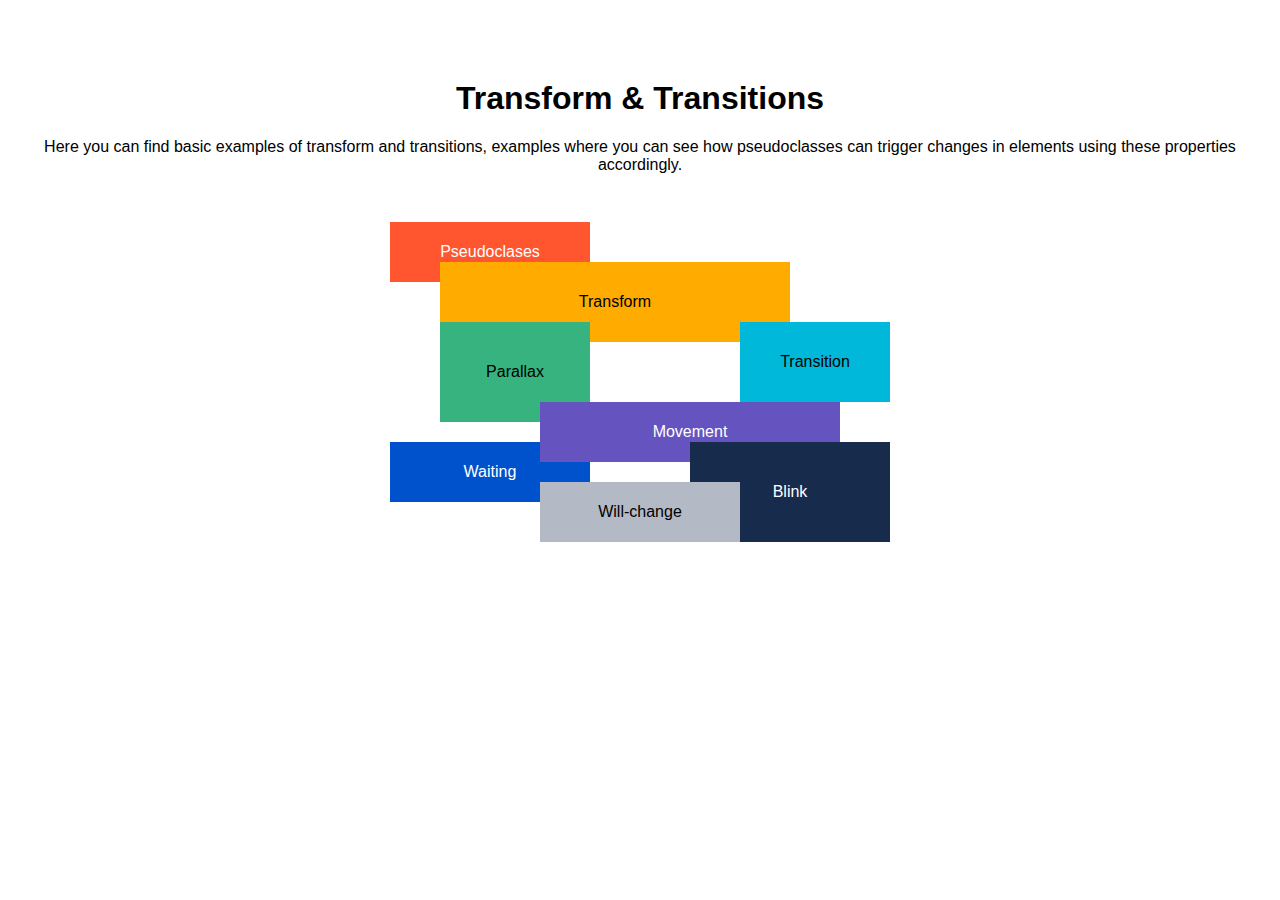
<file: index.html>
<!DOCTYPE html>
<html lang="en">
  <head>
    <meta charset="UTF-8" />
    <meta http-equiv="X-UA-Compatible" content="IE=edge" />
    <meta name="viewport" content="width=device-width, initial-scale=1.0" />
    <link rel="shortcut icon" href="./assets/css.png" type="image/png" />
    <link rel="stylesheet" href="./globals.css" />
    <link rel="stylesheet" href="./style.css" />
    <title>Transform & Transitions</title>
  </head>
  <body>
    <main>
      <h1>Transform & Transitions</h1>
      <p>
        Here you can find basic examples of transform and transitions, examples
        where you can see how pseudoclasses can trigger changes in elements
        using these properties accordingly.
      </p>
      <ul>
        <li><a href="./src/pseudoclases/pseudoclases.html">Pseudoclases</a></li>
        <li>
          <a href="./src/transform/transform.html">Transform</a>
        </li>
        <li>
          <a href="./src/parallax/parallax.html">Parallax</a>
        </li>
        <li>
          <a href="./src/transition/transition.html">Transition</a>
        </li>
        <li>
          <a href="./src/movement/movement.html">Movement</a>
        </li>
        <li>
          <a href="./src/waiting/waiting.html">Waiting</a>
        </li>
        <li>
          <a href="./src/blink/blink.html">Blink</a>
        </li>
        <li>
          <a href="./src/will-change/will-change.html">Will-change</a>
        </li>
      </ul>
    </main>
  </body>
</html>
</file>
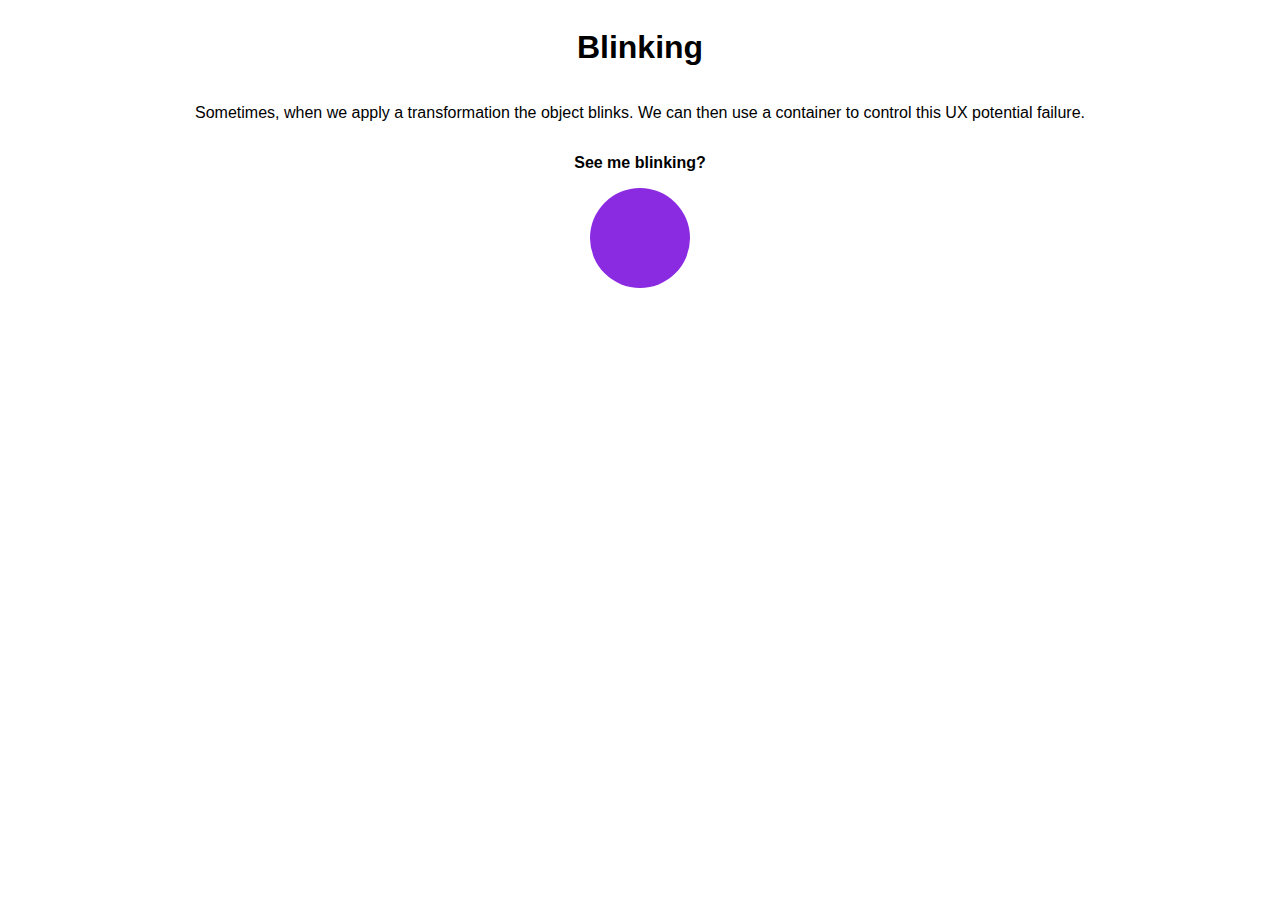
<file: src/blink/blink.html>
<!DOCTYPE html>
<html lang="en">
  <head>
    <meta charset="UTF-8" />
    <meta http-equiv="X-UA-Compatible" content="IE=edge" />
    <meta name="viewport" content="width=device-width, initial-scale=1.0" />
    <link rel="shortcut icon" href="../../assets/css.png" type="image/png" />
    <link rel="stylesheet" href="../../globals.css" />
    <link rel="stylesheet" href="./blink.css" />
    <title>Transform & Transitions</title>
  </head>
  <body>
    <h1>Blinking</h1>
    <p>
      Sometimes, when we apply a transformation the object blinks. We can then
      use a container to control this UX potential failure.
    </p>
    <p><strong>See me blinking?</strong></p>
    <div class="container">
      <div class="item"></div>
    </div>
  </body>
</html>
</file>
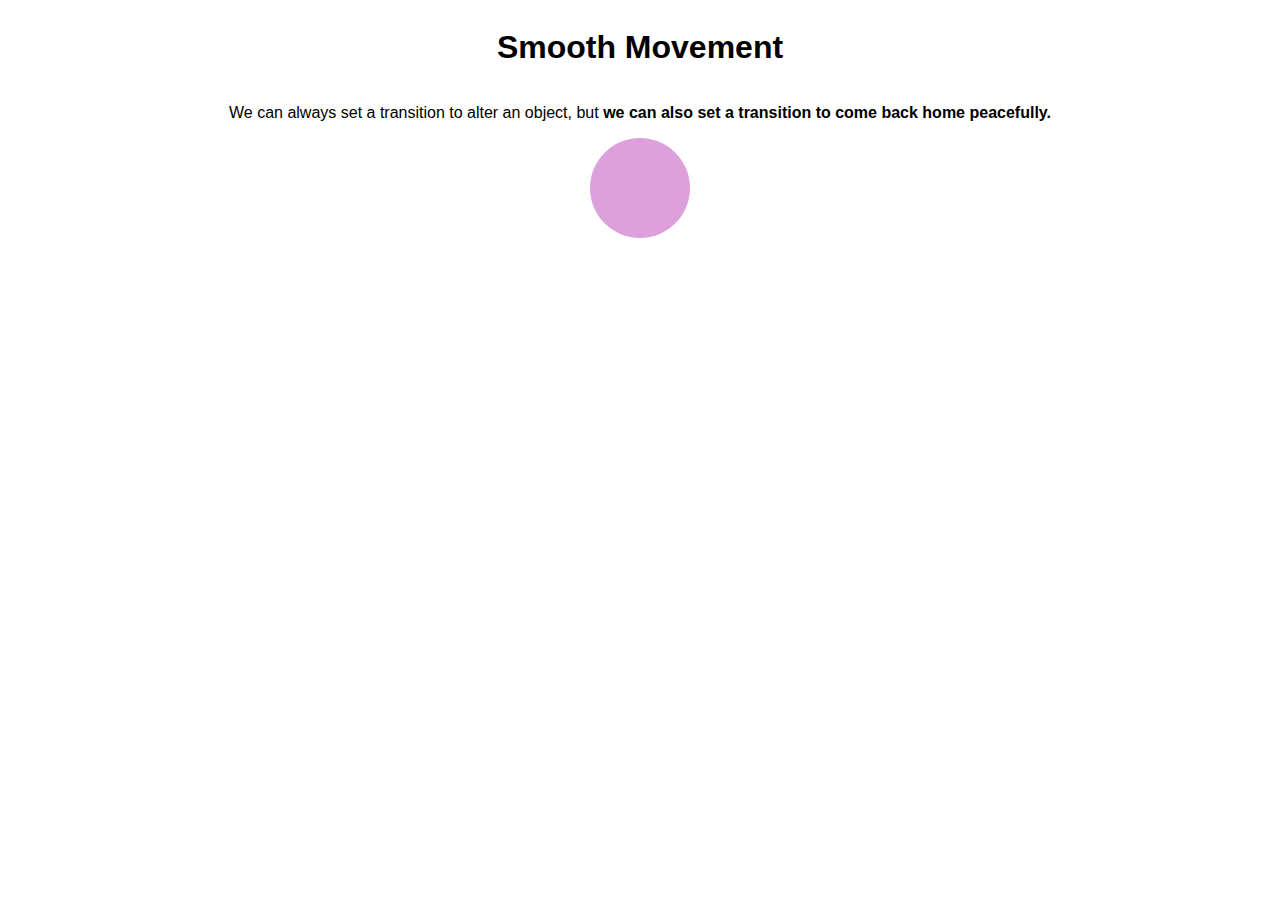
<file: src/movement/movement.html>
<!DOCTYPE html>
<html lang="en">
  <head>
    <meta charset="UTF-8" />
    <meta http-equiv="X-UA-Compatible" content="IE=edge" />
    <meta name="viewport" content="width=device-width, initial-scale=1.0" />
    <link rel="shortcut icon" href="../../assets/css.png" type="image/png" />
    <link rel="stylesheet" href="../../globals.css" />
    <link rel="stylesheet" href="./movement.css" />
    <title>Transform & Transitions</title>
  </head>
  <body>
    <h1>Smooth Movement</h1>
    <p>
      We can always set a transition to alter an object, but
      <strong
        >we can also set a transition to come back home peacefully.</strong
      >
    </p>
    <div></div>
  </body>
</html>
</file>
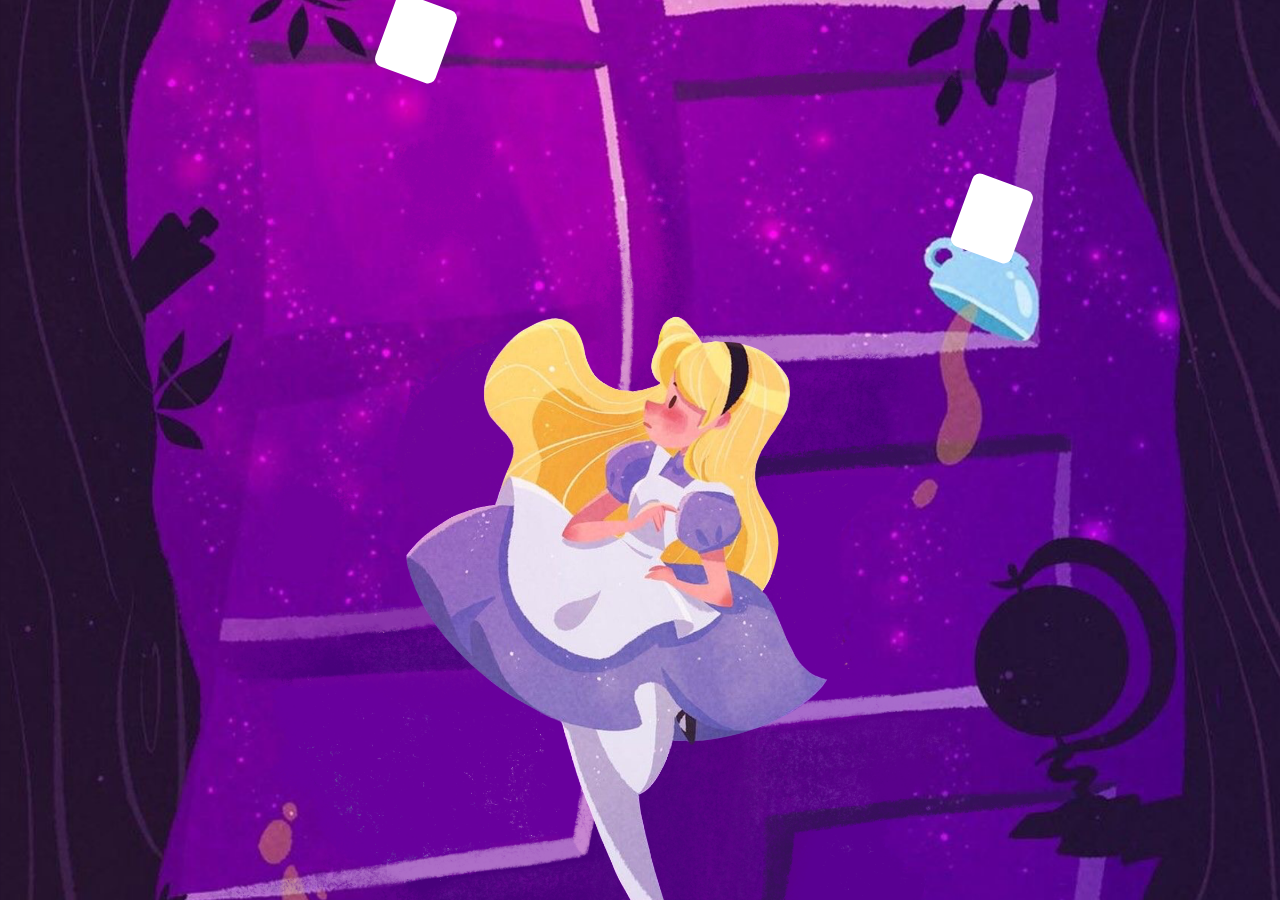
<file: src/parallax/parallax.html>
<!DOCTYPE html>
<html lang="en">
  <head>
    <meta charset="UTF-8" />
    <meta http-equiv="X-UA-Compatible" content="IE=edge" />
    <meta name="viewport" content="width=device-width, initial-scale=1.0" />
    <link rel="shortcut icon" href="../../assets/css.png" type="image/png" />
    <link rel="stylesheet" href="./parallax.css" />
    <title>Transform & Transitions</title>
  </head>
  <body>
    <div class="modal">
      <p>To perceive the effect please see the page in landscape mode</p>
    </div>
    <div class="container">
      <div class="image image__background">
        <img src="../../assets/Background.png" alt="Wonderland tunnel" />
      </div>

      <div class="image image__middle">
        <div class="card one"></div>
        <div class="card two"></div>
        <div class="card three"></div>
      </div>

      <div class="image image__foreground">
        <img src="../../assets/Alice.png" alt="Alice falling" />
      </div>
    </div>
  </body>
</html>
</file>
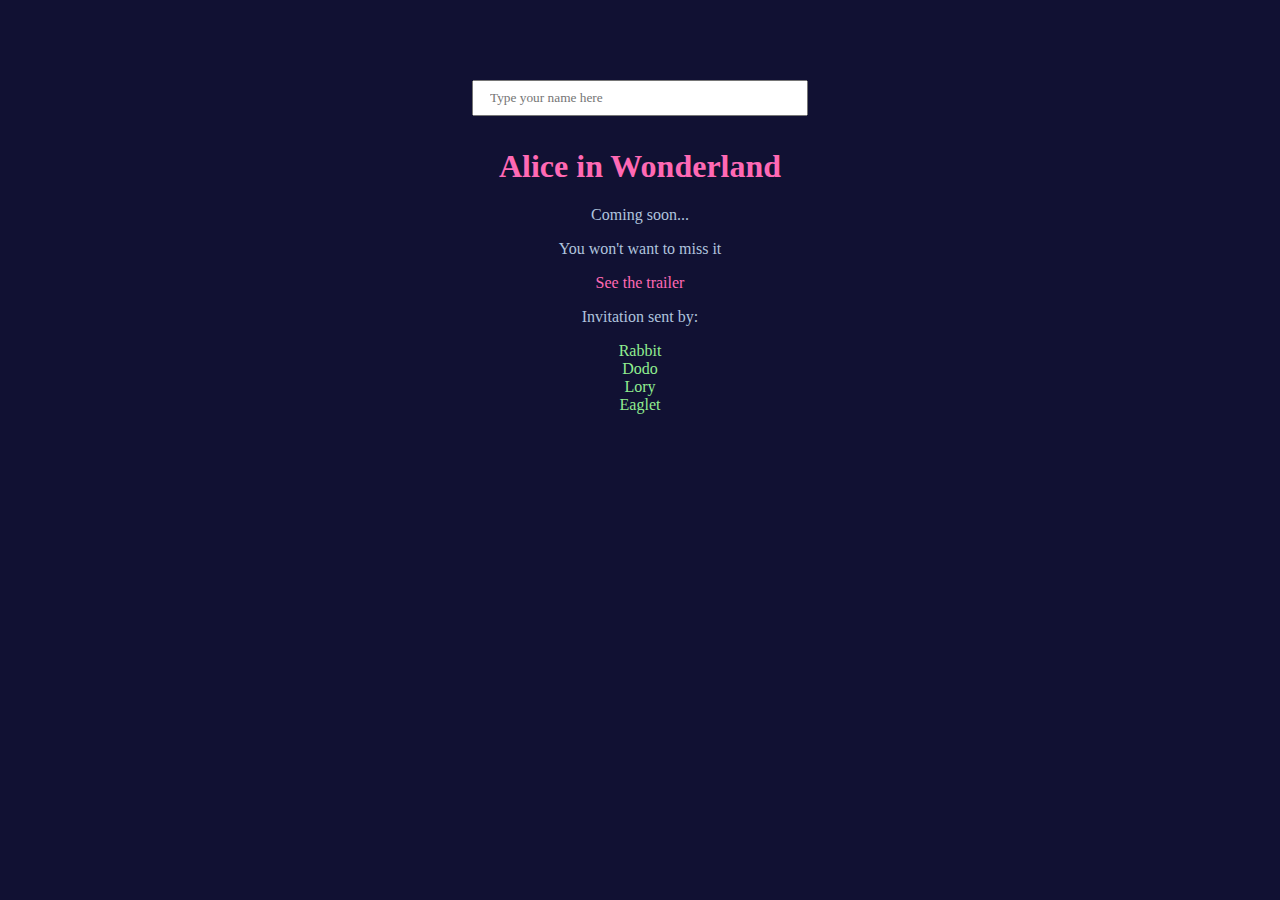
<file: src/pseudoclases/pseudoclases.html>
<!DOCTYPE html>
<html lang="en">
  <head>
    <meta charset="UTF-8" />
    <meta http-equiv="X-UA-Compatible" content="IE=edge" />
    <meta name="viewport" content="width=device-width, initial-scale=1.0" />
    <link rel="shortcut icon" href="../../assets/css.png" type="image/png" />
    <link rel="stylesheet" href="./pseudoclases.css" />
    <script src="./pseudoclases.js" defer></script>
    <title>Transform & Transitions</title>
  </head>
  <body>
    <input type="text" placeholder="Type your name here" />
    <h1>
      <a
        href="https://en.wikipedia.org/wiki/Alice%27s_Adventures_in_Wonderland"
        target="__blank"
        ><span>Alice</span> in Wonderland</a
      >
    </h1>
    <p class="soon">Coming soon...</p>
    <p class="comment">You won't want to miss it</p>
    <a
      class="trailer"
      href="https://www.youtube.com/watch?v=pMiCJefpn9Q"
      target="__blank"
      >See the trailer</a
    >
    <p>Invitation sent by:</p>
    <ul class="container">
      <li class="character">Rabbit</li>
      <li class="character">Dodo</li>
      <li class="character">Lory</li>
      <li class="character">Eaglet</li>
    </ul>
  </body>
</html>
</file>
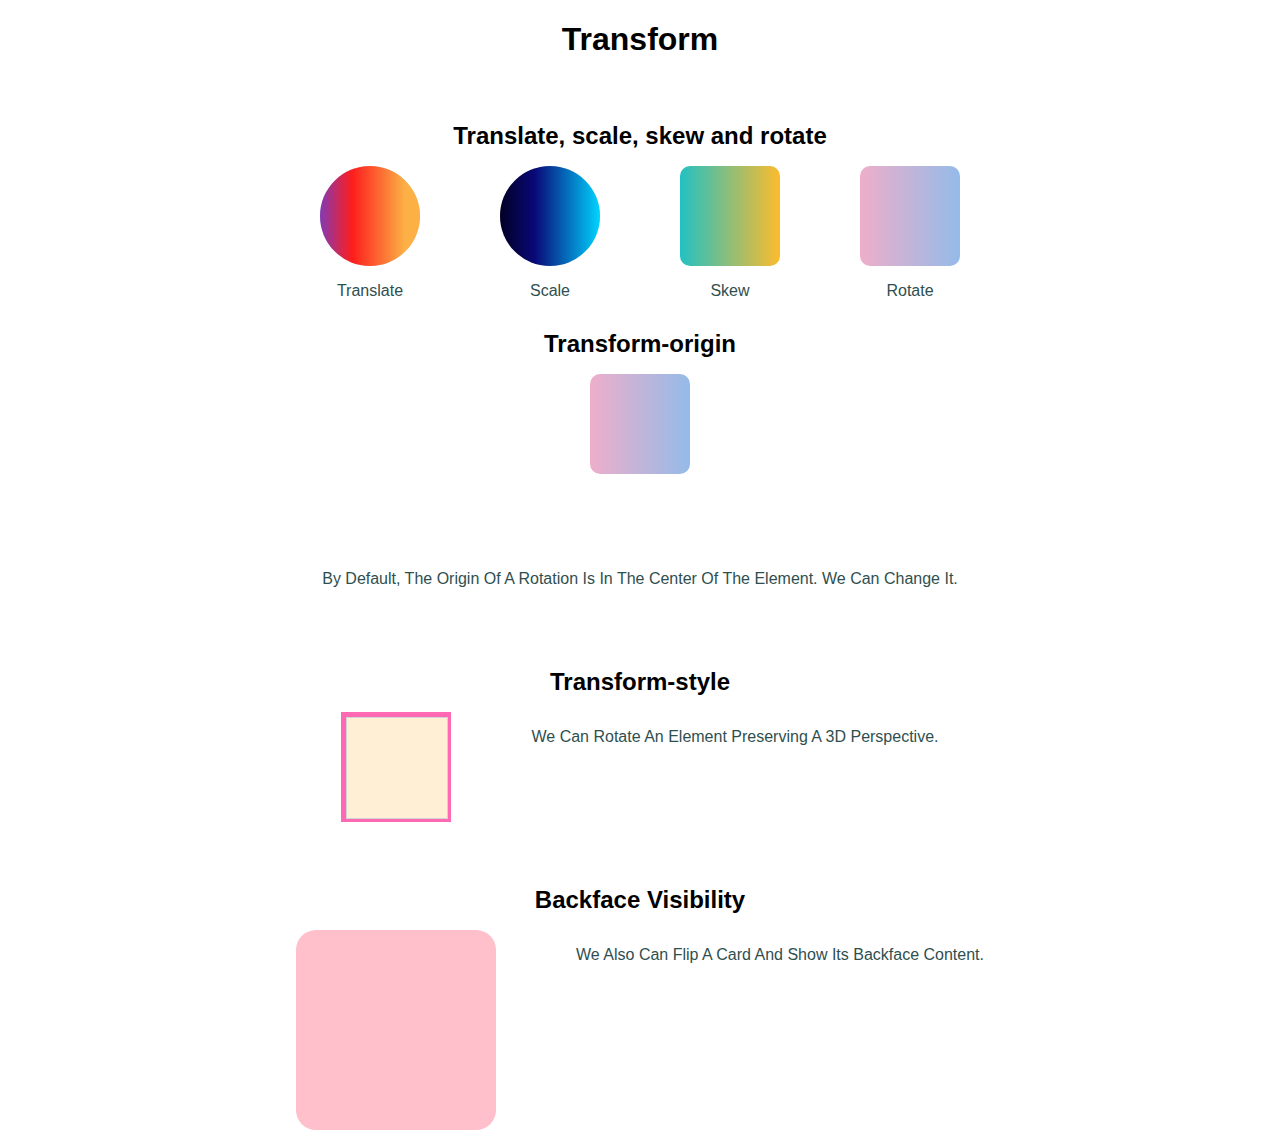
<file: src/transform/transform.html>
<!DOCTYPE html>
<html lang="en">
  <head>
    <meta charset="UTF-8" />
    <meta http-equiv="X-UA-Compatible" content="IE=edge" />
    <meta name="viewport" content="width=device-width, initial-scale=1.0" />
    <link rel="shortcut icon" href="../../assets/css.png" type="image/png" />
    <link rel="stylesheet" href="../../globals.css" />
    <link rel="stylesheet" href="./transform.css" />
    <title>Transform & Transitions</title>
  </head>
  <body>
    <main>
      <h1>Transform</h1>
      <h2>Translate, scale, skew and rotate</h2>
      <section class="block">
        <div class="shadow">
          <div class="circle translate"></div>
          <p class="subtitle">translate</p>
        </div>
        <div class="shadow">
          <div class="circle scale"></div>
          <p class="subtitle">scale</p>
        </div>
        <div class="shadow">
          <div class="circle skew"></div>
          <p class="subtitle">skew</p>
        </div>
        <div class="shadow">
          <div class="circle rotate"></div>
          <p class="subtitle">rotate</p>
        </div>
      </section>
      <h2>Transform-origin</h2>
      <section class="block">
        <div class="shadow">
          <div class="circle rotate origin"></div>
        </div>
        <p class="subtitle">
          By default, the origin of a rotation is in the center of the element.
          We can change it.
        </p>
      </section>
      <h2>Transform-style</h2>
      <section class="block">
        <div class="container">
          <div class="item"></div>
        </div>
        <p class="subtitle">
          We can rotate an element preserving a 3D perspective.
        </p>
      </section>
      <h2>Backface Visibility</h2>
      <section class="block">
        <div class="card">
          <div class="face front"></div>
          <div class="face back"></div>
        </div>
        <p class="subtitle">
          We also can flip a card and show its backface content.
        </p>
      </section>
    </main>
  </body>
</html>
</file>
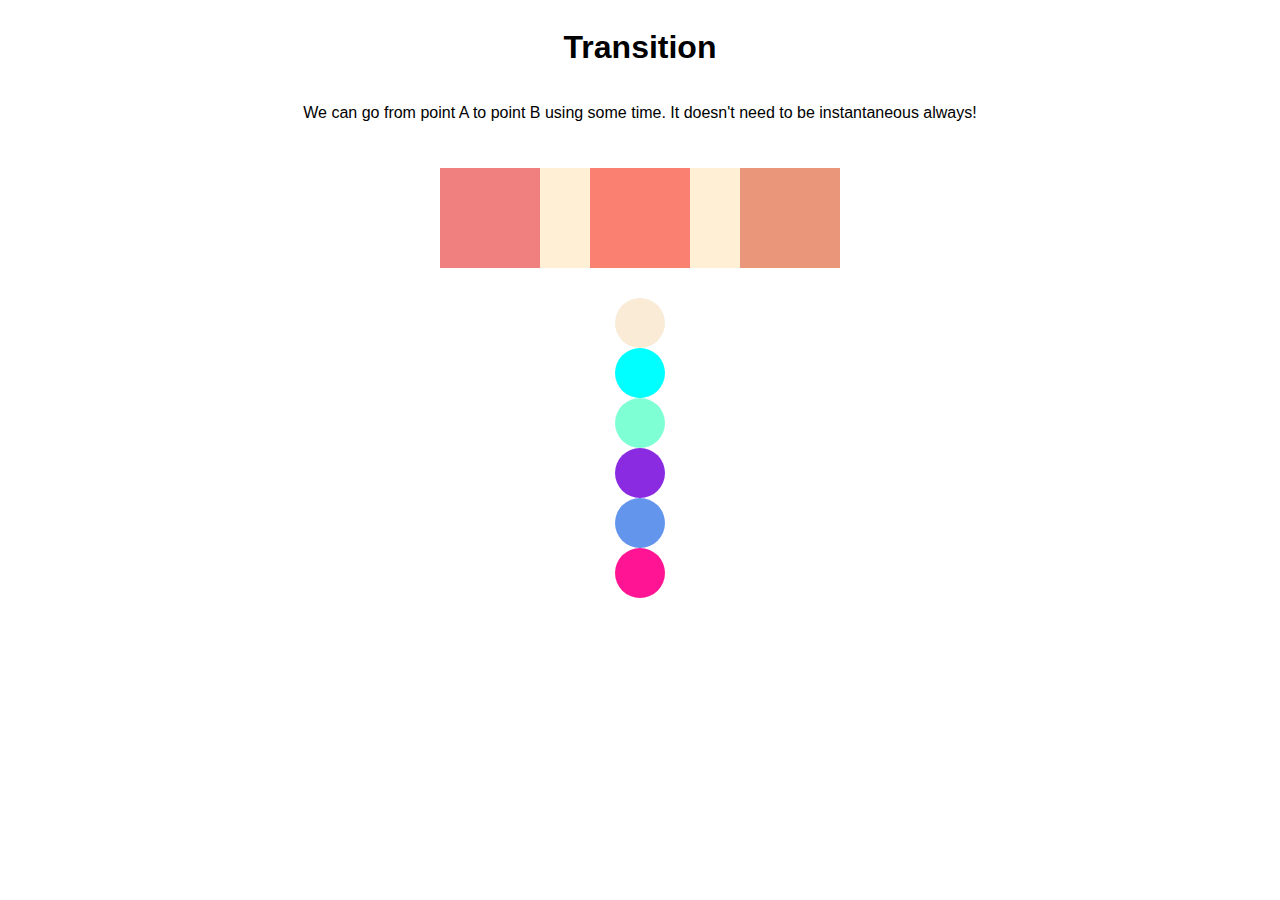
<file: src/transition/transition.html>
<!DOCTYPE html>
<html lang="en">
  <head>
    <meta charset="UTF-8" />
    <meta http-equiv="X-UA-Compatible" content="IE=edge" />
    <meta name="viewport" content="width=device-width, initial-scale=1.0" />
    <link rel="shortcut icon" href="../../assets/css.png" type="image/png" />
    <link rel="stylesheet" href="../../globals.css" />
    <link rel="stylesheet" href="./transition.css" />
    <title>Transform & Transitions</title>
  </head>
  <body>
    <h1>Transition</h1>
    <p>
      We can go from point A to point B using some time. It doesn't need to be
      instantaneous always!
    </p>
    <div class="container">
      <div class="box box1"></div>
      <div class="box box2"></div>
      <div class="box box3"></div>
    </div>
    <div class="container2">
      <div class="circle circle1"></div>
      <div class="circle circle2"></div>
      <div class="circle circle3"></div>
      <div class="circle circle4"></div>
      <div class="circle circle5"></div>
      <div class="circle circle6"></div>
    </div>
  </body>
</html>
</file>
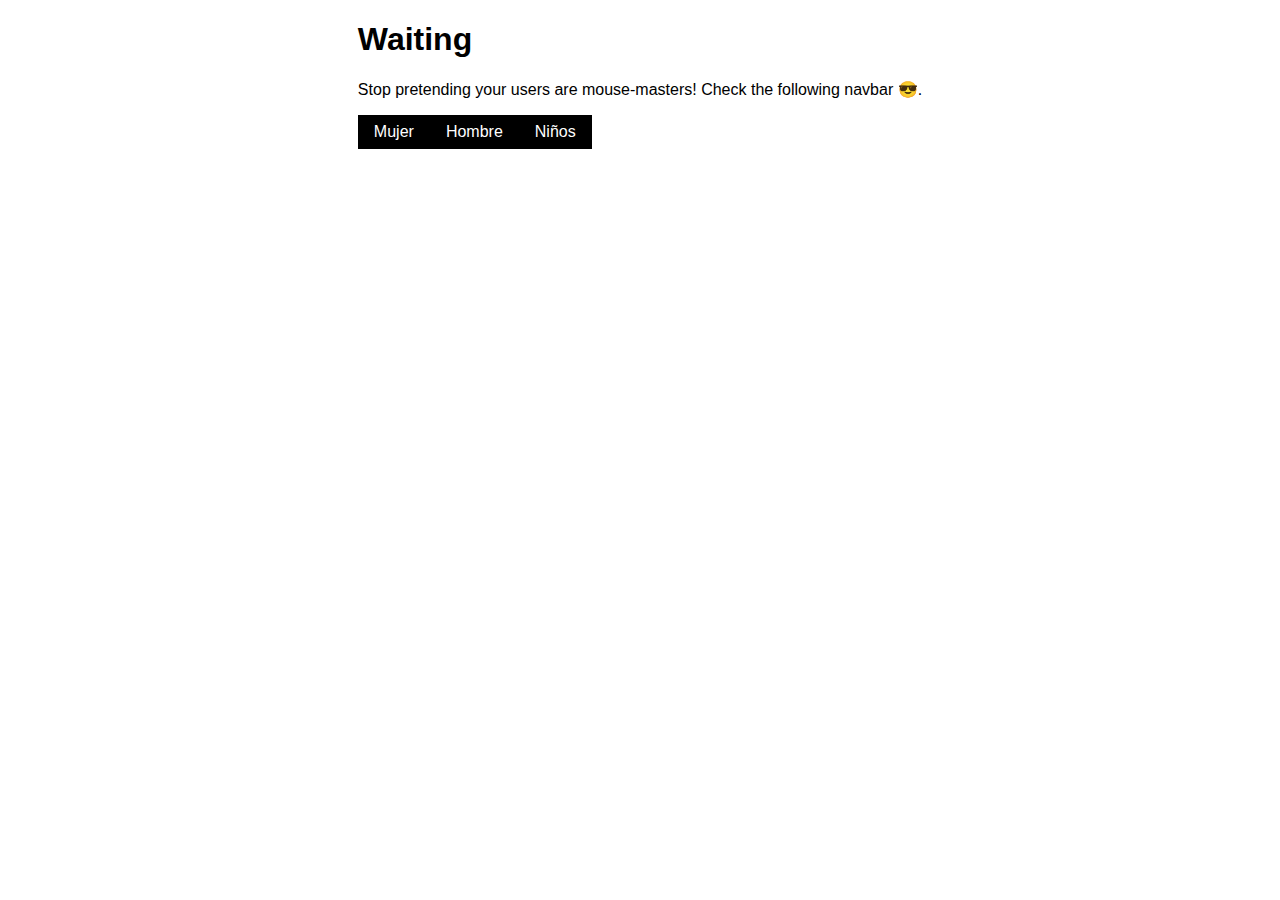
<file: src/waiting/waiting.html>
<!DOCTYPE html>
<html lang="en">
  <head>
    <meta charset="UTF-8" />
    <meta http-equiv="X-UA-Compatible" content="IE=edge" />
    <meta name="viewport" content="width=device-width, initial-scale=1.0" />
    <link rel="shortcut icon" href="../../assets/css.png" type="image/png" />
    <link rel="stylesheet" href="../../globals.css" />
    <link rel="stylesheet" href="./waiting.css" />
    <title>Transform & Transitions</title>
  </head>
  <body>
    <main>
      <h1>Waiting</h1>
      <p>
        Stop pretending your users are mouse-masters! Check the following navbar
        😎.
      </p>
      <ul class="nav">
        <li>
          <a href="/">Mujer</a>
          <ul>
            <li><a href="/">Camisetas</a></li>
            <li><a href="/">Pantalones</a></li>
            <li>
              <a href="/">Shorts</a>
              <ul>
                <li><a href="/">Cortos</a></li>
                <li><a href="/">Largos</a></li>
                <li><a href="/">Playeros</a></li>
              </ul>
            </li>
          </ul>
        </li>
        <li><a href="/">Hombre</a></li>
        <li><a href="/">Niños</a></li>
      </ul>
    </main>
  </body>
</html>
</file>
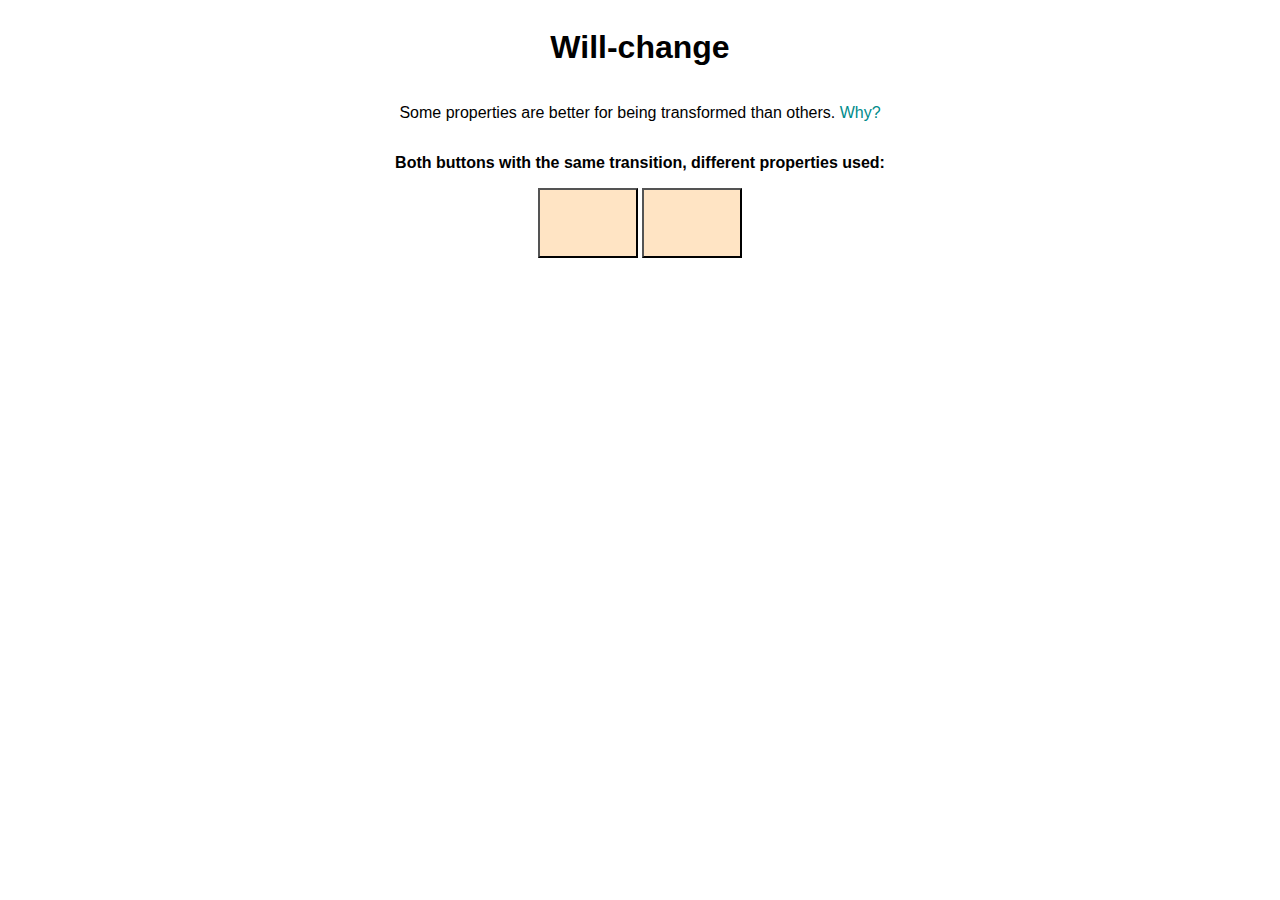
<file: src/will-change/will-change.html>
<!DOCTYPE html>
<html lang="en">
  <head>
    <meta charset="UTF-8" />
    <meta http-equiv="X-UA-Compatible" content="IE=edge" />
    <meta name="viewport" content="width=device-width, initial-scale=1.0" />
    <link rel="shortcut icon" href="../../assets/css.png" type="image/png" />
    <link rel="stylesheet" href="../../globals.css" />
    <link rel="stylesheet" href="./will-change.css" />
    <title>Transform & Transitions</title>
  </head>
  <body>
    <h1>Will-change</h1>
    <p>
      Some properties are better for being transformed than others.
      <a
        href="https://hacks.mozilla.org/2017/08/inside-a-super-fast-css-engine-quantum-css-aka-stylo/"
        target="__blank"
        >Why?</a
      >
    </p>
    <p>
      <strong
        >Both buttons with the same transition, different properties
        used:</strong
      >
    </p>
    <div class="container">
      <button class="better"></button>
      <button class="worst"></button>
    </div>
  </body>
</html>
</file>
<file: globals.css>
* {
  font-family: 'Segoe UI', Tahoma, Geneva, Verdana, sans-serif;
}
</file>
<file: style.css>
main {
  margin: 5rem auto;
  max-width: 1200px;
  text-align: center;
}

ul {
  list-style: none;
  margin: 3rem auto;
  padding: 0;
  display: grid;
  justify-content: center;
  grid-template-columns: repeat(10, 50px);
  grid-auto-rows: 20px;
}

li {
  cursor: pointer;
  display: flex;
  align-items: center;
  justify-content: center;
}

li a {
  text-decoration: none;
  display: inline;
  color: inherit;
}

li:nth-child(1) {
  grid-area: 1 / 1 / 4 / 5;
  background-color: #ff5630;
  color: white;
  transition: transform 500ms;
  transform-origin: top left;
}

li:nth-child(1):hover {
  transform: rotate(20deg);
  transition: transform 1s;
  transform-origin: top left;
}

li:nth-child(2) {
  grid-area: 3 / 2 / 7 / 9;
  background-color: #ffab00;
  color: black;
  transition: transform 500ms;
}

li:nth-child(2):hover {
  transform: skew(-30deg);
  transition: transform 3s ease;
}

li:nth-child(3) {
  grid-area: 6 / 2 / 11 / 5;
  background-color: #36b37e;
  color: black;
  transition: transform 500ms;
}

li:nth-child(3):hover {
  transform: translateX(30px);
  transition: transform 1s ease-in-out;
}

li:nth-child(4) {
  grid-area: 6 / 8 / 10 / 11;
  background-color: #00b8d9;
  color: black;
  transition: transform 500ms;
}

li:nth-child(4):hover {
  transform: scale(1.2);
  transition: transform 3s cubic-bezier(0.19, 1, 0.22, 1);
}

li:nth-child(5) {
  grid-area: 10 / 4 / 13 / 10;
  background-color: #6554c0;
  perspective: 100px;
  color: white;
  transition: transform 500ms;
  transform-origin: right;
}

li:nth-child(5):hover {
  transform: rotateX(-40deg) rotateY(5deg);
  transform-style: preserve-3d;
  transition: transform 3s ease-out;
  transform-origin: right;
}

li:nth-child(6) {
  grid-area: 12 / 1 / 15 / 5;
  background-color: #0052cc;
  color: white;
  transition: transform 500ms;
}

li:nth-child(6):hover {
  transform: translate(40px, 20px) rotateY(5deg);
  transition: transform 15s cubic-bezier(0.075, 0.82, 0.165, 1);
}

li:nth-child(7) {
  grid-area: 12 / 7 / 17 / 11;
  background-color: #172b4d;
  color: white;
  z-index: 1;
  transition: transform 500ms;
}

li:nth-child(7):hover {
  transform: scale(0.8);
  transition: transform 2s linear;
}

li:nth-child(8) {
  grid-area: 14 / 4 / 17 / 8;
  background-color: #b3bac5;
  z-index: 1;
  color: black;
  transition: transform 500ms;
  transform-origin: left;
}

li:nth-child(8):hover {
  transform: rotateY(60deg);
  transition: transform 2s linear;
  transform-origin: left;
}

@media screen and (max-width: 600px) {
  ul {
    grid-template-columns: repeat(10, 35px);
  }
}

@media screen and (max-width: 400px) {
  ul {
    grid-template-columns: repeat(10, 30px);
  }
}
</file>
<file: src/blink/blink.css>
body {
  display: flex;
  flex-direction: column;
  align-items: center;
}

.item {
  height: 100px;
  width: 100px;
  background-color: blueviolet;
  border-radius: 50%;
}

.container {
  display: inline;
}

.container:hover .item {
  transform: translateY(35px);
}
</file>
<file: src/movement/movement.css>
body {
  display: flex;
  flex-direction: column;
  align-items: center;
}

div {
  width: 100px;
  height: 100px;
  background-color: plum;
  border-radius: 50%;
  transition: transform 1.5s linear;
}

div:hover {
  transform: translateX(200px);
  transition: transform 1s linear;
}
</file>
<file: src/parallax/parallax.css>
body {
  margin: 0;
  background-color: #24112e;
}

.modal {
  display: none;
}

@media screen and (orientation: portrait) {
  .modal {
    position: absolute;
    width: 100vw;
    height: 100vh;
    z-index: 3;
    background-color: #24112ebb;
    display: flex;
    color: whitesmoke;
    font-family: Arial, Helvetica, sans-serif;
    align-items: center;
    text-align: center;
    text-transform: capitalize;
  }
}

.container {
  position: relative;
  width: 100vw;
  height: 100vh;
  perspective: 8px;
  perspective-origin: 50%;
  overflow-x: hidden;
  overflow-y: scroll;
}

.image {
  position: absolute;
  transform: 0 50%;
}

.image img {
  width: 100vw;
}

.image__background {
  height: auto;
  transform: translateZ(0px) scale(1);
  transform-origin: 0 50%;
}

.image__middle {
  height: 100%;
  width: 100%;
  transform: translateZ(5px) scale(0.375);
  transform-origin: 50%;
}

.image__foreground {
  top: 20%;
  transform: translateZ(2px) scale(0.5);
  transform-origin: top;
}

.card {
  position: absolute;
  width: 5vw;
  height: 6vw;
  background-color: white;
  border-radius: 8px;
  transform: rotate(20deg);
}

.one {
  left: 30%;
}

.two {
  right: 20%;
  top: 20vh;
}

.three {
  right: 35%;
  bottom: -20vh;
}
</file>
<file: src/pseudoclases/pseudoclases.css>
* {
  font-family: Georgia, 'Times New Roman', Times, serif;
}

body {
  background-color: #113;
}

input {
  display: block;
  margin: 5rem auto 2rem;
  width: 300px;
  padding: 0.5rem 1rem;
}

input:focus {
  outline: 1px solid tomato;
}

h1 {
  text-align: center;
}

.trailer {
  display: block;
}

p,
ul,
.trailer {
  text-align: center;
}

a {
  text-decoration: none;
}

a:link {
  color: hotpink;
}

a:visited {
  color: tomato;
}

a:hover {
  text-decoration: underline;
}

p:not(.wonderland) {
  color: lightsteelblue;
}

.container div:nth-child(1) {
  color: lightseagreen;
}

ul {
  padding: 0;
  list-style: none;
}

li {
  color: lightgreen;
}

li:hover {
  scale: 1.5;
  cursor: pointer;
}
</file>
<file: src/transform/transform.css>
main {
  max-width: 800px;
  margin: 0 auto;
  text-align: center;
}

h2 {
  margin: 4rem 0 1rem;
}

.block {
  display: flex;
  flex-wrap: wrap;
  gap: 5rem;
  justify-content: center;
}

.subtitle {
  text-align: center;
  color: darkslategray;
  text-transform: capitalize;
}

.shadow {
  background-color: lightgray;
  width: 100px;
  height: 100px;
  border-radius: 50%;
}

.circle.translate {
  background: rgb(131, 58, 180);
  background: linear-gradient(
    90deg,
    rgba(131, 58, 180, 1) 0%,
    rgba(253, 29, 29, 1) 32%,
    rgba(252, 176, 69, 1) 85%
  );
  border-radius: 50%;
  width: 100px;
  height: 100px;
  transition: transform 500ms;
}

.circle.translate:hover {
  transform: translate(20px, 30px);
}

.circle.scale {
  background: rgb(2, 0, 36);
  background: linear-gradient(
    90deg,
    rgba(2, 0, 36, 1) 0%,
    rgba(9, 9, 121, 1) 35%,
    rgba(0, 212, 255, 1) 100%
  );
  height: 100px;
  width: 100px;
  border-radius: 50%;
  transition: transform 500ms;
}

.circle.scale:hover {
  transform: scale(0.8);
}

.circle.skew {
  background: rgb(34, 193, 195);
  background: linear-gradient(
    90deg,
    rgba(34, 193, 195, 1) 0%,
    rgba(253, 187, 45, 1) 100%
  );
  height: 100px;
  width: 100px;
  border-radius: 10%;
  transition: transform 500ms;
}

.circle.skew:hover {
  transform: skew(10deg);
}

.circle.rotate {
  background: rgb(238, 174, 202);
  background: linear-gradient(
    90deg,
    rgba(238, 174, 202, 1) 0%,
    rgba(148, 187, 233, 1) 100%
  );
  height: 100px;
  width: 100px;
  border-radius: 10%;
  transition: transform 500ms;
}

.circle.rotate:hover {
  transform: rotate(30deg);
}

.circle.rotate.origin {
  transform-origin: right bottom;
}

.container {
  position: relative;
  width: 100px;
  height: 100px;
  border: 5px solid hotpink;
  perspective: 100px;
}

.item {
  position: absolute;
  width: 100px;
  height: 100px;
  background-color: papayawhip;
  border: 1px solid lightgray;
  transition: transform 500ms;
}

.item:hover {
  transform-style: preserve-3d;
  transform: rotateY(40deg);
  transition: transform 1s ease-out;
}

.card {
  position: relative;
  width: 200px;
  height: 200px;
  transform-style: preserve-3d;
  transition: transform 500ms;
}

.card:hover {
  transform: rotateY(180deg);
  transition: transform 1s ease-in;
}

.face {
  position: absolute;
  width: 100%;
  height: 100%;
  border-radius: 20px;
  backface-visibility: hidden;
}

.face.front {
  background-color: pink;
}

.face.back {
  background-color: papayawhip;
  transform: rotateX(180deg);
}
</file>
<file: src/transition/transition.css>
body {
  display: flex;
  flex-direction: column;
  align-items: center;
}

.container {
  margin: 30px;
  width: 400px;
  height: 100px;
  display: flex;
  justify-content: space-between;
  background-color: papayawhip;
}

.container:hover .box {
  transform: scale(1.2);
}

.box {
  width: 100px;
  height: 100px;
}

.box1 {
  background-color: lightcoral;
  transition: transform 500ms;
}

.box2 {
  background-color: salmon;
  transition: transform 1000ms;
}

.box3 {
  background-color: darksalmon;
  transition: transform 1.5s;
}

.container2:hover .circle {
  transform: translateX(400px);
}

.circle {
  width: 50px;
  height: 50px;
  border-radius: 50%;
}

.circle1 {
  background-color: antiquewhite;
  transition: transform 1s linear;
  transition-delay: 500ms;
}

.circle2 {
  background-color: aqua;
  transition: transform 1s ease;
  transition-delay: 500ms;
}

.circle3 {
  background-color: aquamarine;
  transition: transform 1.5s ease-in;
  transition-delay: 500ms;
}

.circle4 {
  background-color: blueviolet;
  transition: transform 2s ease-out;
  transition-delay: 500ms;
}

.circle5 {
  background-color: cornflowerblue;
  transition: transform 2.5s ease-in-out;
  transition-delay: 500ms;
}

.circle6 {
  background-color: deeppink;
  transition: transform 1s cubic-bezier(0.075, 0.82, 0.165, 1);
  transition-delay: 500ms;
}
</file>
<file: src/waiting/waiting.css>
body {
  margin: 0;
  display: flex;
  flex-direction: column;
  align-items: center;
}

ul {
  list-style: none;
  padding: 0;
}

a {
  text-decoration: none;
  color: white;
}

.nav {
  position: relative;
  display: flex;
}

.nav > li {
  background-color: black;
  padding: 0.5rem 1rem;
  transition: background-color 500ms;
  cursor: pointer;
}

.nav > li:hover {
  background-color: gray;
  transition: background-color 500ms;
}

.nav li > ul {
  display: block;
  position: absolute;
  left: 0;
  top: 40px;
  padding: 0;
  visibility: hidden;
  transition: visibility 400ms;
  transition-delay: 300ms;
  background-color: black;
}

.nav li:hover > ul {
  visibility: visible;
  transition: opacity 400ms;
  transition-delay: 200ms;
}

.nav li > ul > li:hover {
  background-color: gray;
}

.nav li ul li {
  position: relative;
  padding: 0.5rem 1rem;
  background-color: black;
}
</file>
<file: src/will-change/will-change.css>
body {
  display: flex;
  flex-direction: column;
  align-items: center;
}

a {
  color: darkcyan;
  text-decoration: none;
}

a:hover {
  cursor: pointer;
  text-decoration: underline;
}

button {
  background-color: bisque;
  width: 100px;
  height: 70px;
  cursor: pointer;
}

.better {
  will-change: transform;
  transition: transform 500ms;
}

.better:hover {
  transform: translateY(5px);
}

.worst {
  will-change: margin-top;
  transition: margin-top 500ms;
}

.worst:hover {
  margin-top: 5px;
}
</file>
